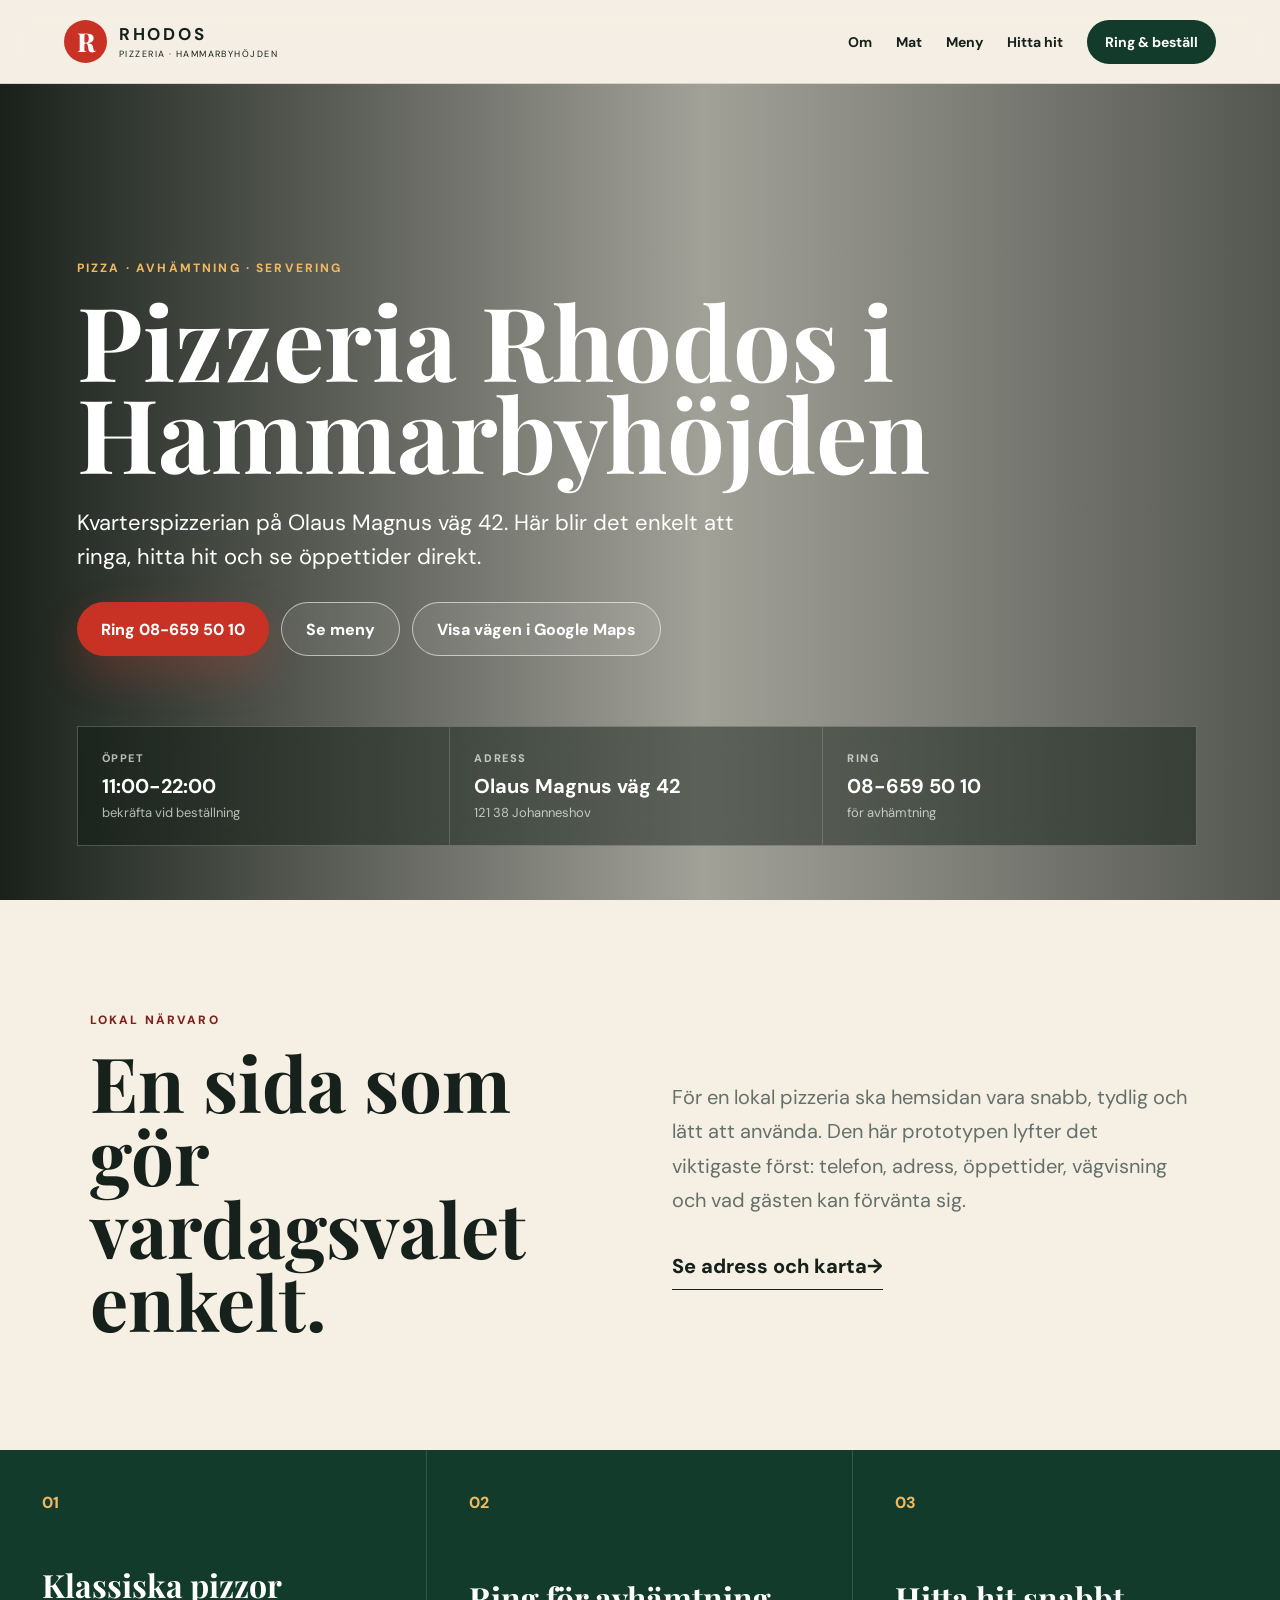
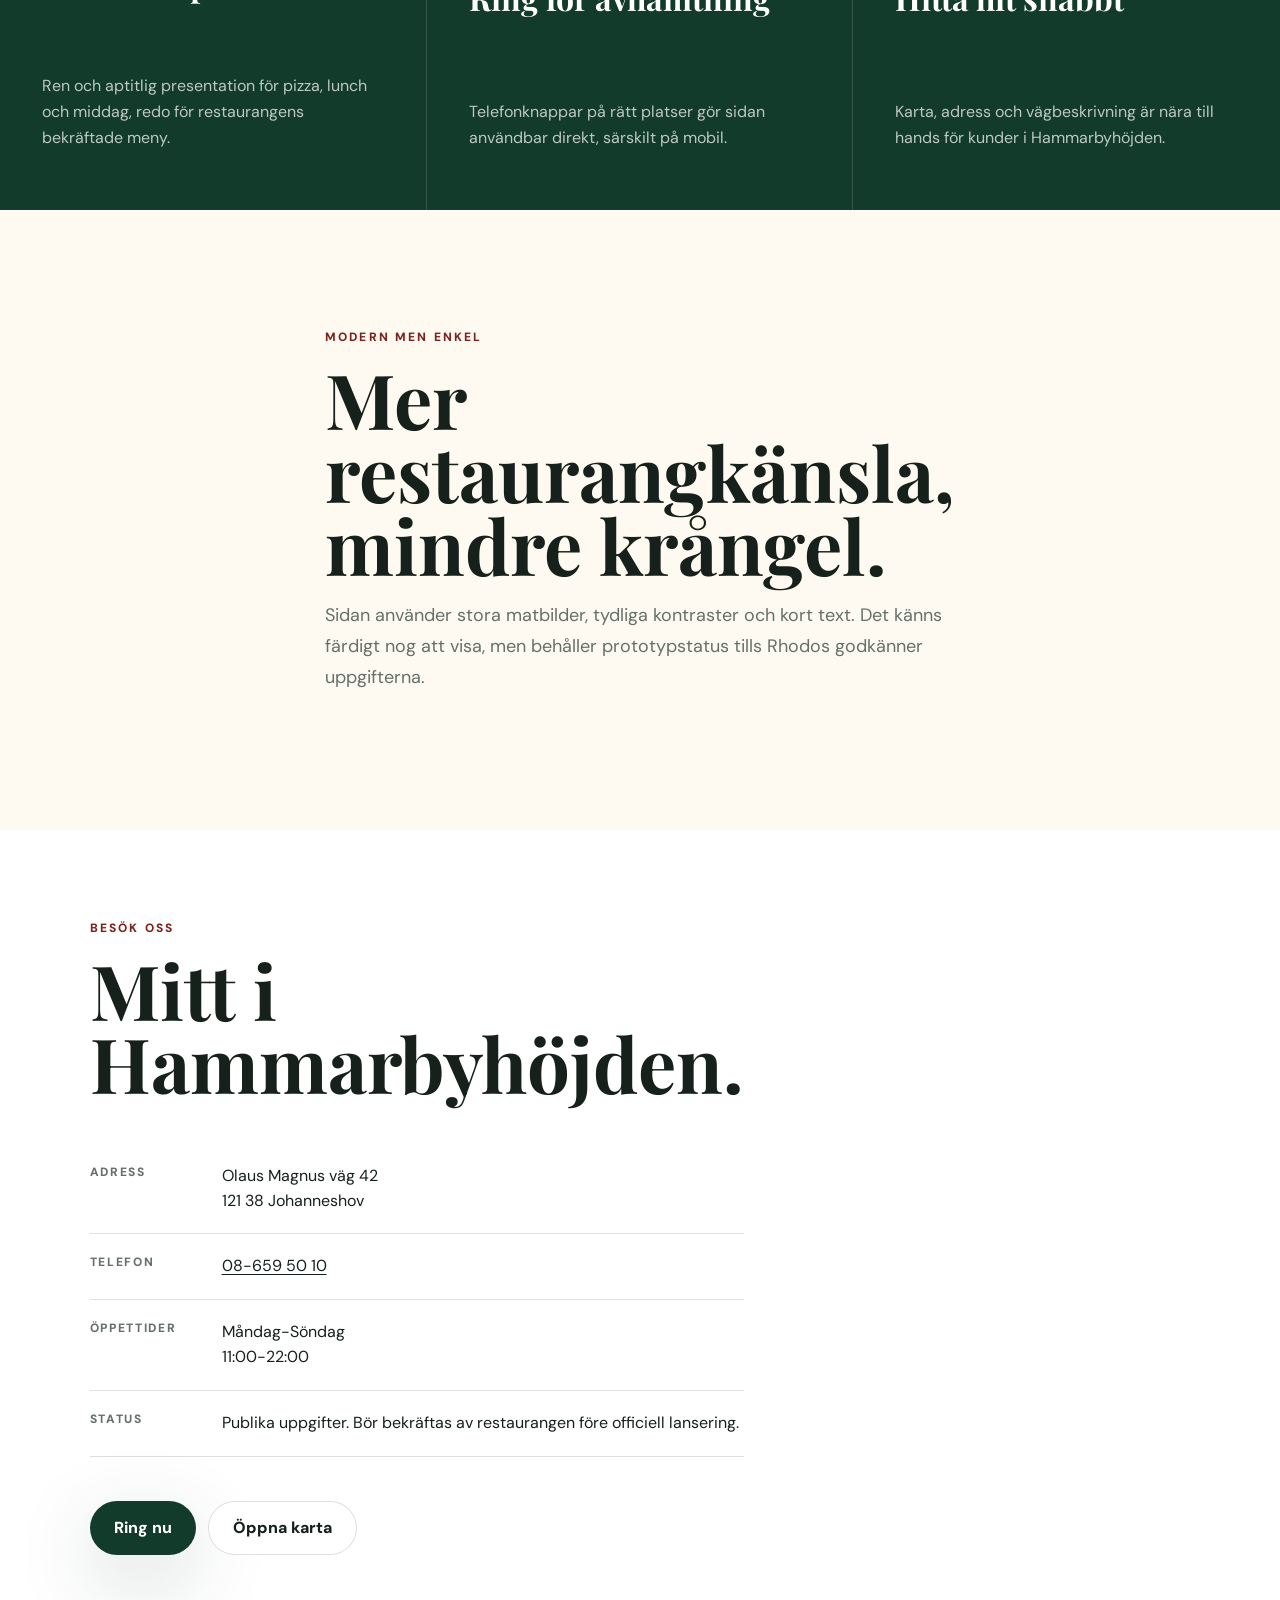
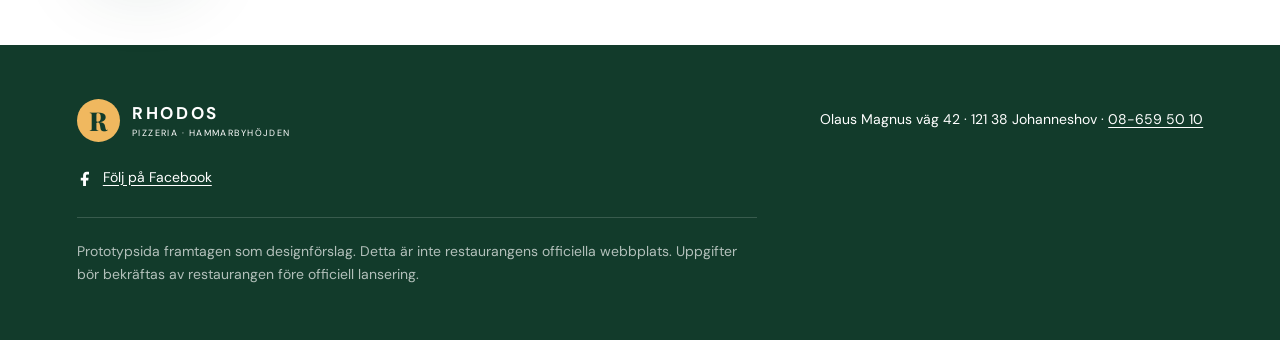
<file: index.html>
<!doctype html>
<html lang="sv">
<head>
  <meta charset="utf-8" />
  <meta name="viewport" content="width=device-width, initial-scale=1" />
  <meta name="description" content="Pizzeria Rhodos i Hammarbyhöjden. Pizza, avhämtning och vägbeskrivning till Olaus Magnus väg 42 i Johanneshov." />
  <title>Pizzeria Rhodos | Hammarbyhöjden</title>
  <link rel="preconnect" href="https://fonts.googleapis.com">
  <link rel="preconnect" href="https://fonts.gstatic.com" crossorigin>
  <link href="https://fonts.googleapis.com/css2?family=DM+Sans:wght@400;500;600;700;800&family=Playfair+Display:wght@700;800&display=swap" rel="stylesheet">
  <link rel="stylesheet" href="styles.css" />
</head>
<body>
  <a class="skip-link" href="#main">Hoppa till innehåll</a>

  <header class="site-header">
    <a class="brand" href="#top" aria-label="Pizzeria Rhodos startsida">
      <span class="brand-mark">R</span>
      <span>
        <strong>RHODOS</strong>
        <small>PIZZERIA · HAMMARBYHÖJDEN</small>
      </span>
    </a>
    <nav aria-label="Huvudmeny">
      <a href="#om">Om</a>
      <a href="#mat">Mat</a>
      <a href="meny/">Meny</a>
      <a href="#hitta">Hitta hit</a>
      <a class="nav-cta" href="tel:+4686595010">Ring & beställ</a>
    </nav>
  </header>

  <main id="main">
    <section class="hero" id="top">
      <div class="hero-content">
        <p class="eyebrow">PIZZA · AVHÄMTNING · SERVERING</p>
        <h1>Pizzeria Rhodos i Hammarbyhöjden</h1>
        <p class="lead">Kvarterspizzerian på Olaus Magnus väg 42. Här blir det enkelt att ringa, hitta hit och se öppettider direkt.</p>
        <div class="hero-actions" aria-label="Snabba val">
          <a class="button primary" href="tel:+4686595010">Ring 08-659 50 10</a>
          <a class="button secondary" href="meny/">Se meny</a>
          <a class="button secondary" href="https://www.google.com/maps/dir/?api=1&destination=Olaus+Magnus+v%C3%A4g+42%2C+121+38+Johanneshov" target="_blank" rel="noopener noreferrer">Visa vägen i Google Maps</a>
        </div>
      </div>
      <div class="quick-info" aria-label="Snabb information">
        <div><span>Öppet</span><strong>11:00-22:00</strong><small>bekräfta vid beställning</small></div>
        <div><span>Adress</span><strong>Olaus Magnus väg 42</strong><small>121 38 Johanneshov</small></div>
        <div><span>Ring</span><strong>08-659 50 10</strong><small>för avhämtning</small></div>
      </div>
    </section>

    <section class="intro" id="om">
      <div>
        <p class="eyebrow dark">LOKAL NÄRVARO</p>
        <h2>En sida som gör vardagsvalet enkelt.</h2>
      </div>
      <div class="intro-copy">
        <p>För en lokal pizzeria ska hemsidan vara snabb, tydlig och lätt att använda. Den här prototypen lyfter det viktigaste först: telefon, adress, öppettider, vägvisning och vad gästen kan förvänta sig.</p>
        <a class="text-link" href="#hitta">Se adress och karta <span aria-hidden="true">→</span></a>
      </div>
    </section>

    <section class="service-band" id="mat" aria-label="Mat och service">
      <article>
        <span>01</span>
        <h3>Klassiska pizzor</h3>
        <p>Ren och aptitlig presentation för pizza, lunch och middag, redo för restaurangens bekräftade meny.</p>
      </article>
      <article>
        <span>02</span>
        <h3>Ring för avhämtning</h3>
        <p>Telefonknappar på rätt platser gör sidan användbar direkt, särskilt på mobil.</p>
      </article>
      <article>
        <span>03</span>
        <h3>Hitta hit snabbt</h3>
        <p>Karta, adress och vägbeskrivning är nära till hands för kunder i Hammarbyhöjden.</p>
      </article>
    </section>

    <section class="photo-grid" aria-label="Restaurangkänsla">
      <div class="photo photo-dough"></div>
      <div class="photo-copy">
        <p class="eyebrow dark">MODERN MEN ENKEL</p>
        <h2>Mer restaurangkänsla, mindre krångel.</h2>
        <p>Sidan använder stora matbilder, tydliga kontraster och kort text. Det känns färdigt nog att visa, men behåller prototypstatus tills Rhodos godkänner uppgifterna.</p>
      </div>
      <div class="photo photo-table"></div>
    </section>

    <section class="visit" id="hitta">
      <div class="visit-card">
        <p class="eyebrow dark">BESÖK OSS</p>
        <h2>Mitt i Hammarbyhöjden.</h2>
        <dl>
          <div><dt>Adress</dt><dd>Olaus Magnus väg 42<br>121 38 Johanneshov</dd></div>
          <div><dt>Telefon</dt><dd><a href="tel:+4686595010">08-659 50 10</a></dd></div>
          <div><dt>Öppettider</dt><dd>Måndag-Söndag<br>11:00-22:00</dd></div>
          <div><dt>Status</dt><dd>Publika uppgifter. Bör bekräftas av restaurangen före officiell lansering.</dd></div>
        </dl>
        <div class="visit-actions">
          <a class="button primary dark-button" href="tel:+4686595010">Ring nu</a>
          <a class="button outline-button" href="https://www.google.com/maps/dir/?api=1&destination=Olaus+Magnus+v%C3%A4g+42%2C+121+38+Johanneshov" target="_blank" rel="noopener noreferrer">Öppna karta</a>
        </div>
      </div>
      <div class="map-wrap">
        <iframe title="Karta till Pizzeria Rhodos" src="https://www.google.com/maps?q=Olaus%20Magnus%20v%C3%A4g%2042%2C%20121%2038%20Johanneshov&output=embed" loading="lazy" referrerpolicy="no-referrer-when-downgrade"></iframe>
      </div>
    </section>
  </main>

  <footer>
    <a class="brand footer-brand" href="#top">
      <span class="brand-mark">R</span>
      <span>
        <strong>RHODOS</strong>
        <small>PIZZERIA · HAMMARBYHÖJDEN</small>
      </span>
    </a>
    <p>Olaus Magnus väg 42 · 121 38 Johanneshov · <a href="tel:+4686595010">08-659 50 10</a></p>
    <p><a class="footer-social" href="https://www.facebook.com/p/Restaurang-Rhodos-100087831856375/" target="_blank" rel="noopener noreferrer">
      <svg viewBox="0 0 24 24" aria-hidden="true"><path d="M14 8.5h2V5.2c-.35-.05-1.55-.16-2.95-.16-2.92 0-4.92 1.78-4.92 5.04v2.84H5v3.69h3.13V24h3.84v-7.39h3l.48-3.69h-3.48v-2.47c0-1.07.3-1.95 2.03-1.95Z"/></svg>
      Följ på Facebook
    </a></p>
    <p class="disclaimer">Prototypsida framtagen som designförslag. Detta är inte restaurangens officiella webbplats. Uppgifter bör bekräftas av restaurangen före officiell lansering.</p>
  </footer>
</body>
</html>
</file>
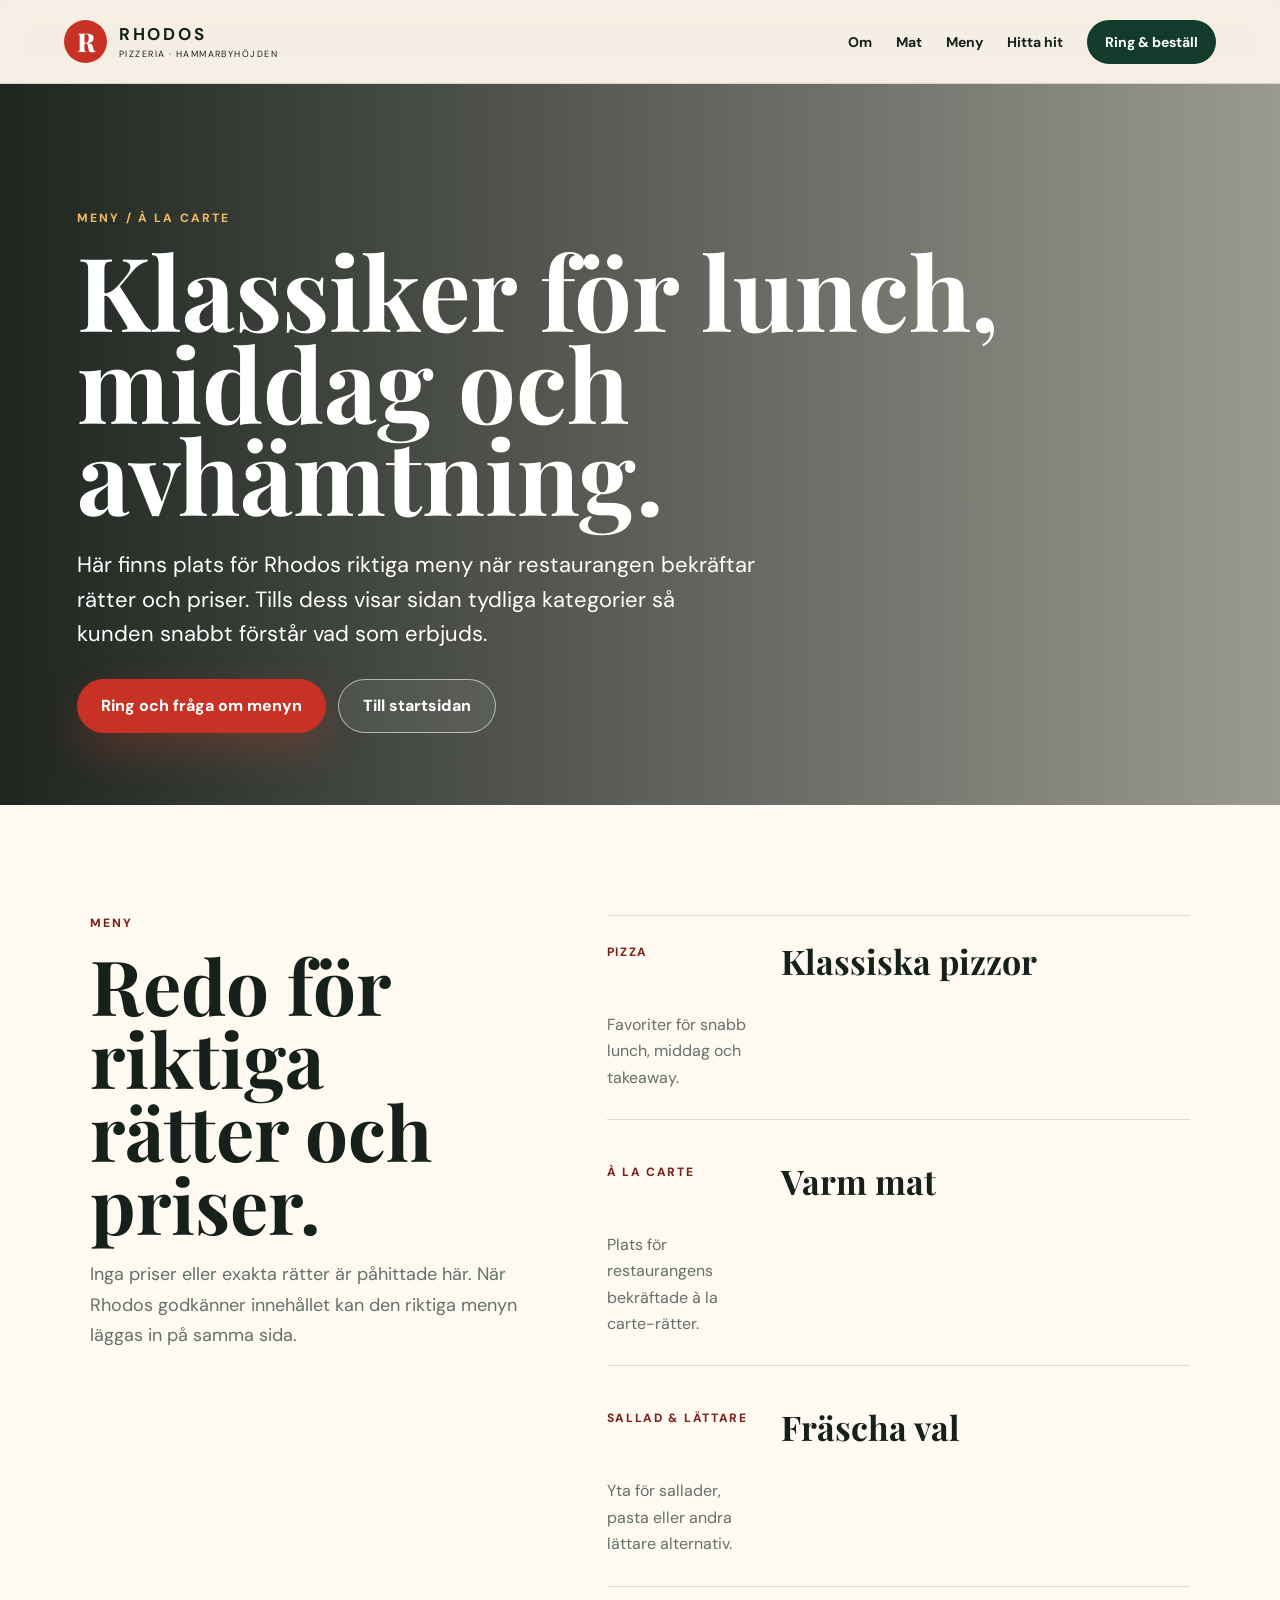
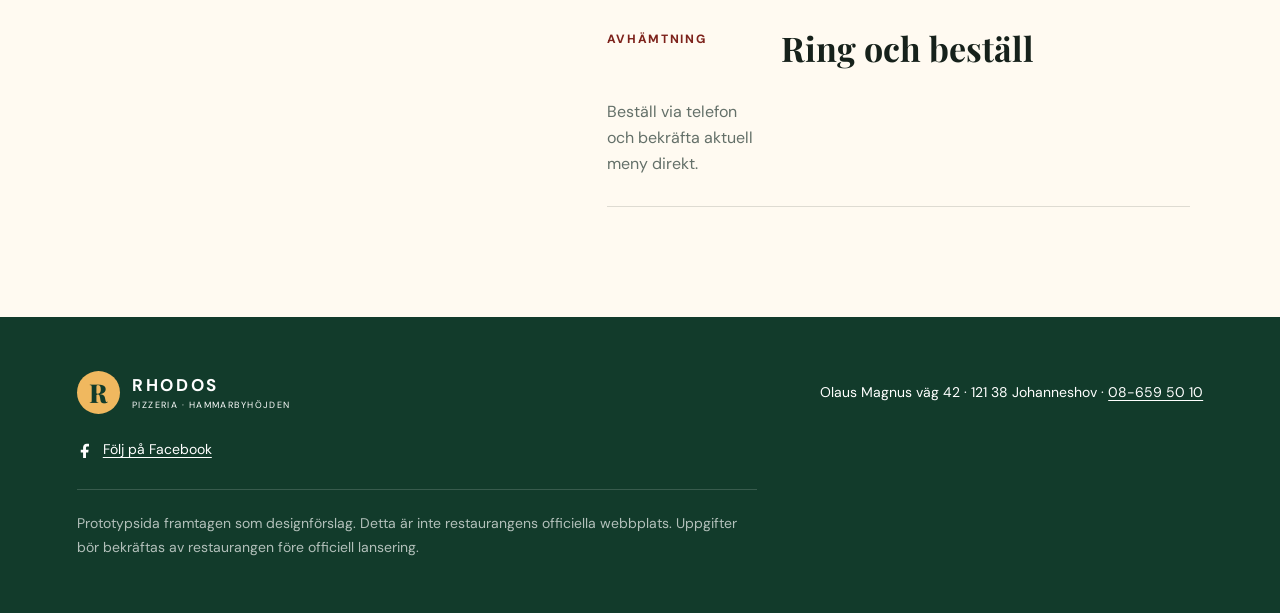
<file: meny/index.html>
<!doctype html>
<html lang="sv">
<head>
  <meta charset="utf-8" />
  <meta name="viewport" content="width=device-width, initial-scale=1" />
  <meta name="description" content="Meny och à la carte för Pizzeria Rhodos i Hammarbyhöjden. Prototypsida utan bekräftade priser." />
  <title>Meny / À la carte | Pizzeria Rhodos</title>
  <link rel="preconnect" href="https://fonts.googleapis.com">
  <link rel="preconnect" href="https://fonts.gstatic.com" crossorigin>
  <link href="https://fonts.googleapis.com/css2?family=DM+Sans:wght@400;500;600;700;800&family=Playfair+Display:wght@700;800&display=swap" rel="stylesheet">
  <link rel="stylesheet" href="../styles.css" />
</head>
<body>
  <a class="skip-link" href="#main">Hoppa till innehåll</a>

  <header class="site-header">
    <a class="brand" href="../" aria-label="Pizzeria Rhodos startsida">
      <span class="brand-mark">R</span>
      <span>
        <strong>RHODOS</strong>
        <small>PIZZERIA · HAMMARBYHÖJDEN</small>
      </span>
    </a>
    <nav aria-label="Huvudmeny">
      <a href="../#om">Om</a>
      <a href="../#mat">Mat</a>
      <a href="./" aria-current="page">Meny</a>
      <a href="../#hitta">Hitta hit</a>
      <a class="nav-cta" href="tel:+4686595010">Ring & beställ</a>
    </nav>
  </header>

  <main id="main">
    <section class="menu-hero">
      <p class="eyebrow">MENY / À LA CARTE</p>
      <h1>Klassiker för lunch, middag och avhämtning.</h1>
      <p class="lead">Här finns plats för Rhodos riktiga meny när restaurangen bekräftar rätter och priser. Tills dess visar sidan tydliga kategorier så kunden snabbt förstår vad som erbjuds.</p>
      <div class="hero-actions" aria-label="Snabba val">
        <a class="button primary" href="tel:+4686595010">Ring och fråga om menyn</a>
        <a class="button secondary" href="../">Till startsidan</a>
      </div>
    </section>

    <section class="menu-section standalone" aria-label="Meny och à la carte">
      <div class="menu-heading">
        <p class="eyebrow dark">MENY</p>
        <h2>Redo för riktiga rätter och priser.</h2>
        <p>Inga priser eller exakta rätter är påhittade här. När Rhodos godkänner innehållet kan den riktiga menyn läggas in på samma sida.</p>
      </div>
      <div class="menu-list">
        <article>
          <span>Pizza</span>
          <h3>Klassiska pizzor</h3>
          <p>Favoriter för snabb lunch, middag och takeaway.</p>
        </article>
        <article>
          <span>À la carte</span>
          <h3>Varm mat</h3>
          <p>Plats för restaurangens bekräftade à la carte-rätter.</p>
        </article>
        <article>
          <span>Sallad & lättare</span>
          <h3>Fräscha val</h3>
          <p>Yta för sallader, pasta eller andra lättare alternativ.</p>
        </article>
        <article>
          <span>Avhämtning</span>
          <h3>Ring och beställ</h3>
          <p>Beställ via telefon och bekräfta aktuell meny direkt.</p>
        </article>
      </div>
    </section>
  </main>

  <footer>
    <a class="brand footer-brand" href="../">
      <span class="brand-mark">R</span>
      <span>
        <strong>RHODOS</strong>
        <small>PIZZERIA · HAMMARBYHÖJDEN</small>
      </span>
    </a>
    <p>Olaus Magnus väg 42 · 121 38 Johanneshov · <a href="tel:+4686595010">08-659 50 10</a></p>
    <p><a class="footer-social" href="https://www.facebook.com/p/Restaurang-Rhodos-100087831856375/" target="_blank" rel="noopener noreferrer">
      <svg viewBox="0 0 24 24" aria-hidden="true"><path d="M14 8.5h2V5.2c-.35-.05-1.55-.16-2.95-.16-2.92 0-4.92 1.78-4.92 5.04v2.84H5v3.69h3.13V24h3.84v-7.39h3l.48-3.69h-3.48v-2.47c0-1.07.3-1.95 2.03-1.95Z"/></svg>
      Följ på Facebook
    </a></p>
    <p class="disclaimer">Prototypsida framtagen som designförslag. Detta är inte restaurangens officiella webbplats. Uppgifter bör bekräftas av restaurangen före officiell lansering.</p>
  </footer>
</body>
</html>
</file>
<file: styles.css>
:root {
  --cream: #f5efe4;
  --paper: #fffaf1;
  --ink: #16211b;
  --muted: #647069;
  --green: #123b2b;
  --red: #c83224;
  --gold: #f0b85f;
  --white: #fff;
  --line: rgba(22, 33, 27, .14);
  --shadow: 0 24px 80px rgba(18, 59, 43, .18);
}

* {
  box-sizing: border-box;
}

html {
  scroll-behavior: smooth;
}

body {
  margin: 0;
  background: var(--cream);
  color: var(--ink);
  font-family: "DM Sans", sans-serif;
  overflow-x: hidden;
}

a {
  color: inherit;
  text-decoration: none;
}

a:focus-visible,
button:focus-visible,
iframe:focus-visible {
  outline: 3px solid var(--gold);
  outline-offset: 4px;
}

.skip-link {
  left: 16px;
  position: fixed;
  top: -60px;
  z-index: 100;
  background: var(--ink);
  color: var(--white);
  padding: 12px 16px;
  border-radius: 999px;
}

.skip-link:focus {
  top: 16px;
}

.site-header {
  height: 84px;
  display: flex;
  align-items: center;
  justify-content: space-between;
  padding: 0 5vw;
  background: rgba(245, 239, 228, .94);
  position: sticky;
  top: 0;
  z-index: 20;
  border-bottom: 1px solid var(--line);
  backdrop-filter: blur(14px);
}

.brand {
  display: flex;
  align-items: center;
  gap: 12px;
}

.brand-mark {
  display: grid;
  place-items: center;
  width: 43px;
  height: 43px;
  border-radius: 50%;
  background: var(--red);
  color: var(--white);
  font: 800 26px "Playfair Display", serif;
}

.brand strong,
.brand small {
  display: block;
}

.brand strong {
  letter-spacing: .16em;
  font-size: 17px;
}

.brand small {
  font-size: 9px;
  letter-spacing: .16em;
  margin-top: 3px;
}

.site-header nav {
  display: flex;
  align-items: center;
  gap: 24px;
  font-size: 14px;
  font-weight: 700;
}

.nav-cta,
.button {
  transition: transform .18s ease, box-shadow .18s ease, background .18s ease;
}

.nav-cta {
  background: var(--green);
  color: var(--white);
  padding: 13px 18px;
  border-radius: 999px;
}

.footer-social svg {
  width: 18px;
  height: 18px;
  fill: currentColor;
}

.nav-cta:hover,
.button:hover {
  transform: translateY(-2px);
}

.hero {
  min-height: calc(100vh - 84px);
  position: relative;
  display: grid;
  align-content: end;
  padding: 12vh 6vw 6vh;
  color: var(--white);
  background:
    linear-gradient(90deg, rgba(7, 15, 10, .92), rgba(7, 15, 10, .35) 55%, rgba(7, 15, 10, .68)),
    url("https://images.unsplash.com/photo-1579751626657-72bc17010498?auto=format&fit=crop&w=2200&q=88") center/cover;
}

.hero-content {
  width: min(100%, 980px);
}

.eyebrow {
  margin: 0 0 18px;
  color: var(--gold);
  font-size: 12px;
  font-weight: 800;
  letter-spacing: .18em;
  text-transform: uppercase;
}

.eyebrow.dark {
  color: #7d221b;
}

h1,
h2,
h3 {
  margin: 0;
  font-family: "Playfair Display", serif;
  letter-spacing: 0;
}

h1 {
  max-width: 980px;
  font-size: clamp(54px, 8vw, 108px);
  line-height: .9;
}

h2 {
  font-size: clamp(42px, 6vw, 76px);
  line-height: .96;
}

h3 {
  font-size: 32px;
  line-height: 1;
}

.lead {
  max-width: 680px;
  margin: 28px 0;
  font-size: clamp(18px, 2vw, 22px);
  line-height: 1.55;
}

.hero-actions,
.visit-actions {
  display: flex;
  gap: 12px;
  flex-wrap: wrap;
}

.button {
  display: inline-flex;
  min-height: 54px;
  align-items: center;
  justify-content: center;
  padding: 0 24px;
  border-radius: 999px;
  font-weight: 800;
}

.primary {
  background: var(--red);
  color: var(--white);
  box-shadow: 0 18px 44px rgba(223, 63, 47, .24);
}

.secondary {
  border: 1px solid rgba(255, 255, 255, .58);
  color: var(--white);
  background: rgba(255, 255, 255, .08);
}

.quick-info {
  width: min(100%, 1120px);
  margin-top: 70px;
  display: grid;
  grid-template-columns: repeat(3, 1fr);
  border: 1px solid rgba(255, 255, 255, .22);
  background: rgba(12, 26, 17, .46);
  backdrop-filter: blur(12px);
}

.quick-info div {
  padding: 24px;
  border-right: 1px solid rgba(255, 255, 255, .16);
}

.quick-info div:last-child {
  border-right: 0;
}

.quick-info span,
.quick-info strong,
.quick-info small {
  display: block;
}

.quick-info span {
  color: rgba(255, 255, 255, .68);
  font-size: 11px;
  font-weight: 800;
  letter-spacing: .14em;
  text-transform: uppercase;
}

.quick-info strong {
  margin-top: 8px;
  font-size: 20px;
}

.quick-info small {
  margin-top: 5px;
  color: rgba(255, 255, 255, .68);
  font-size: 13px;
}

.intro {
  padding: 112px 7vw;
  display: grid;
  grid-template-columns: .9fr 1fr;
  gap: 9vw;
  align-items: center;
}

.intro-copy {
  max-width: 600px;
  color: var(--muted);
  font-size: 20px;
  line-height: 1.72;
}

.text-link {
  display: inline-flex;
  margin-top: 12px;
  color: var(--ink);
  font-weight: 800;
  border-bottom: 1px solid var(--ink);
  padding-bottom: 5px;
}

.service-band {
  display: grid;
  grid-template-columns: repeat(3, 1fr);
  background: var(--green);
  color: var(--white);
}

.service-band article {
  min-height: 360px;
  padding: 42px;
  display: flex;
  flex-direction: column;
  justify-content: space-between;
  border-right: 1px solid rgba(255, 255, 255, .14);
}

.service-band article:last-child {
  border-right: 0;
}

.service-band span {
  color: var(--gold);
  font-weight: 800;
}

.service-band p {
  max-width: 350px;
  color: rgba(255, 255, 255, .72);
  line-height: 1.65;
}

.menu-section {
  display: grid;
  grid-template-columns: .86fr 1.14fr;
  gap: 6vw;
  padding: 110px 7vw;
  background: var(--paper);
}

.menu-section.standalone {
  background: var(--paper);
}

.menu-hero {
  min-height: calc(78vh - 84px);
  display: grid;
  align-content: end;
  padding: 14vh 6vw 8vh;
  color: var(--white);
  background:
    linear-gradient(90deg, rgba(7, 15, 10, .9), rgba(7, 15, 10, .38)),
    url("https://images.unsplash.com/photo-1574071318508-1cdbab80d002?auto=format&fit=crop&w=2200&q=88") center/cover;
}

.menu-hero h1 {
  max-width: 960px;
}

.menu-heading {
  position: sticky;
  top: 118px;
  align-self: start;
}

.menu-heading p:not(.eyebrow) {
  color: var(--muted);
  font-size: 18px;
  line-height: 1.72;
}

.menu-list {
  display: grid;
  gap: 16px;
}

.menu-list article {
  display: grid;
  grid-template-columns: 150px 1fr;
  gap: 24px;
  padding: 28px 0;
  border-bottom: 1px solid var(--line);
}

.menu-list article:first-child {
  border-top: 1px solid var(--line);
}

.menu-list span {
  color: #7d221b;
  font-size: 12px;
  font-weight: 800;
  letter-spacing: .14em;
  text-transform: uppercase;
}

.menu-list h3 {
  margin-bottom: 10px;
  font-size: 34px;
}

.menu-list p {
  margin: 0;
  color: var(--muted);
  line-height: 1.65;
}

.photo-grid {
  display: grid;
  grid-template-columns: 1fr 1fr 1fr;
  min-height: 620px;
  background: var(--paper);
}

.photo {
  min-height: 520px;
  background-position: center;
  background-size: cover;
}

.photo-dough {
  background-image: url("https://images.unsplash.com/photo-1574071318508-1cdbab80d002?auto=format&fit=crop&w=1200&q=88");
}

.photo-table {
  background-image: url("https://images.unsplash.com/photo-1513104890138-7c749659a591?auto=format&fit=crop&w=1200&q=88");
}

.photo-copy {
  padding: 84px 5vw;
  align-self: center;
}

.photo-copy p:not(.eyebrow) {
  color: var(--muted);
  font-size: 18px;
  line-height: 1.7;
}

.visit {
  display: grid;
  grid-template-columns: .92fr 1.08fr;
  min-height: 680px;
  background: var(--white);
}

.visit-card {
  padding: 90px 7vw;
}

.visit dl {
  margin: 44px 0;
  display: grid;
  gap: 0;
}

.visit dl div {
  display: grid;
  grid-template-columns: 132px 1fr;
  padding: 20px 0;
  border-bottom: 1px solid var(--line);
}

dt {
  color: var(--muted);
  font-size: 12px;
  text-transform: uppercase;
  letter-spacing: .14em;
  font-weight: 800;
}

dd {
  margin: 0;
  line-height: 1.55;
}

.dark-button {
  background: var(--green);
  box-shadow: var(--shadow);
}

.outline-button {
  border: 1px solid var(--line);
  color: var(--ink);
  background: var(--white);
}

.map-wrap iframe {
  border: 0;
  width: 100%;
  height: 100%;
  min-height: 520px;
  filter: saturate(.74) contrast(1.04);
}

footer {
  background: var(--green);
  color: var(--white);
  padding: 54px 6vw;
  display: grid;
  grid-template-columns: 1fr auto;
  align-items: center;
  gap: 24px;
}

.footer-brand .brand-mark {
  background: var(--gold);
  color: var(--green);
}

footer p {
  max-width: 680px;
  margin: 0;
  font-size: 14px;
  line-height: 1.65;
}

.footer-social {
  display: inline-flex;
  align-items: center;
  gap: 8px;
  color: var(--white);
}

footer p a,
dd a {
  text-decoration: underline;
  text-underline-offset: 3px;
}

footer .disclaimer {
  grid-column: 1 / -1;
  color: rgba(255, 255, 255, .68);
  border-top: 1px solid rgba(255, 255, 255, .16);
  padding-top: 22px;
}

@media (prefers-reduced-motion: reduce) {
  html {
    scroll-behavior: auto;
  }

  .nav-cta,
  .button {
    transition: none;
  }
}

@media (max-width: 900px) {
  .site-header nav > a:not(.nav-cta) {
    display: none;
  }

  .site-header {
    padding: 0 20px;
  }

  .hero {
    min-height: auto;
    padding: 120px 22px 34px;
  }

  .menu-hero {
    min-height: auto;
    padding: 120px 22px 56px;
  }

  h1 {
    font-size: clamp(38px, 11vw, 54px);
    max-width: 100%;
    overflow-wrap: break-word;
  }

  .quick-info,
  .intro,
  .service-band,
  .menu-section,
  .photo-grid,
  .visit {
    grid-template-columns: 1fr;
  }

  .quick-info {
    margin-top: 44px;
  }

  .quick-info div,
  .service-band article {
    border-right: 0;
    border-bottom: 1px solid rgba(255, 255, 255, .16);
  }

  .quick-info div:last-child,
  .service-band article:last-child {
    border-bottom: 0;
  }

  .intro,
  .visit-card {
    padding: 76px 24px;
  }

  .service-band article {
    min-height: 280px;
    padding: 34px 24px;
  }

  .menu-section {
    padding: 76px 24px;
  }

  .menu-heading {
    position: static;
  }

  .menu-list article {
    grid-template-columns: 1fr;
    gap: 10px;
    padding: 24px 0;
  }

  .photo {
    min-height: 300px;
  }

  .photo-copy {
    padding: 70px 24px;
  }

  .photo-table {
    display: none;
  }

  .visit dl div {
    grid-template-columns: 1fr;
    gap: 8px;
  }

  .map-wrap iframe {
    min-height: 430px;
  }

  footer {
    grid-template-columns: 1fr;
  }

  .site-header .brand small {
    display: none;
  }
}

@media (max-width: 430px) {
  .brand strong {
    font-size: 15px;
  }

  .nav-cta {
    padding: 12px 15px;
  }

  .button {
    width: 100%;
  }

  .hero-actions,
  .visit-actions {
    width: 100%;
  }

  .lead {
    font-size: 17px;
  }
}
</file>
